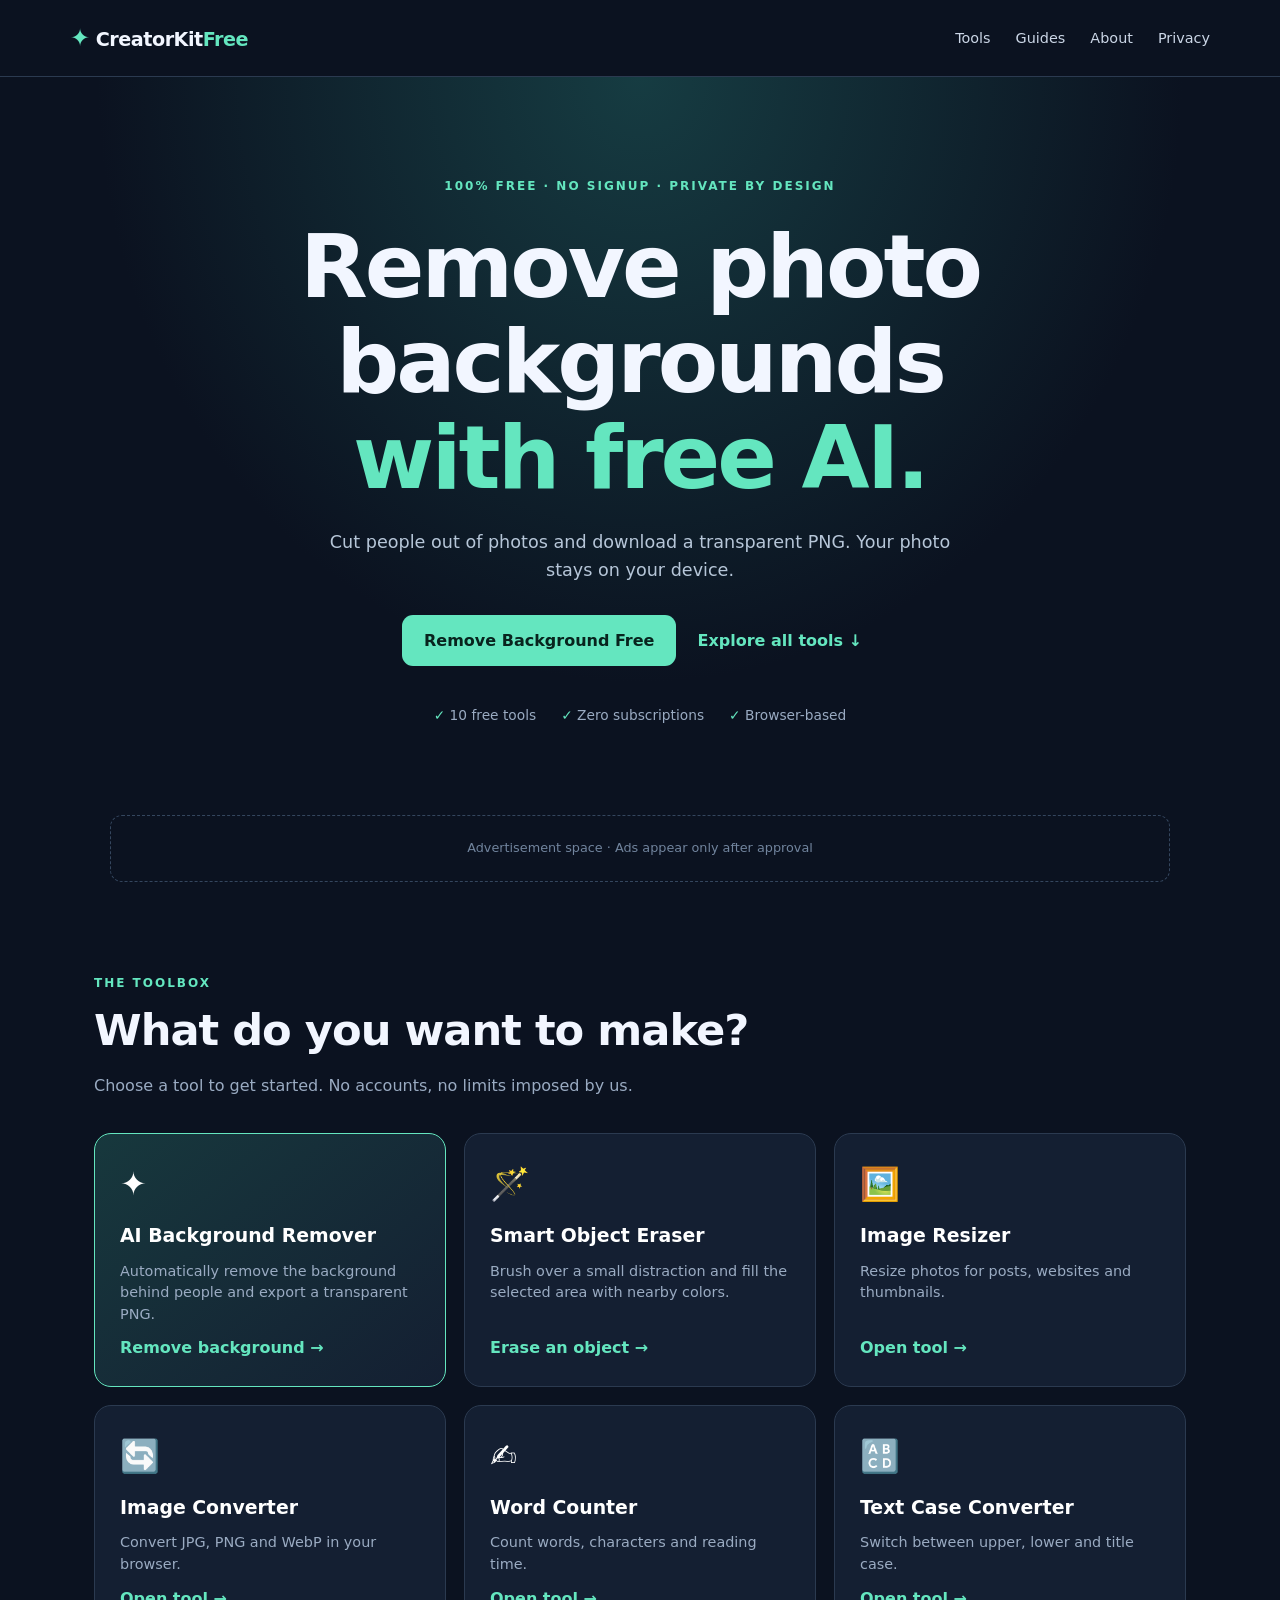
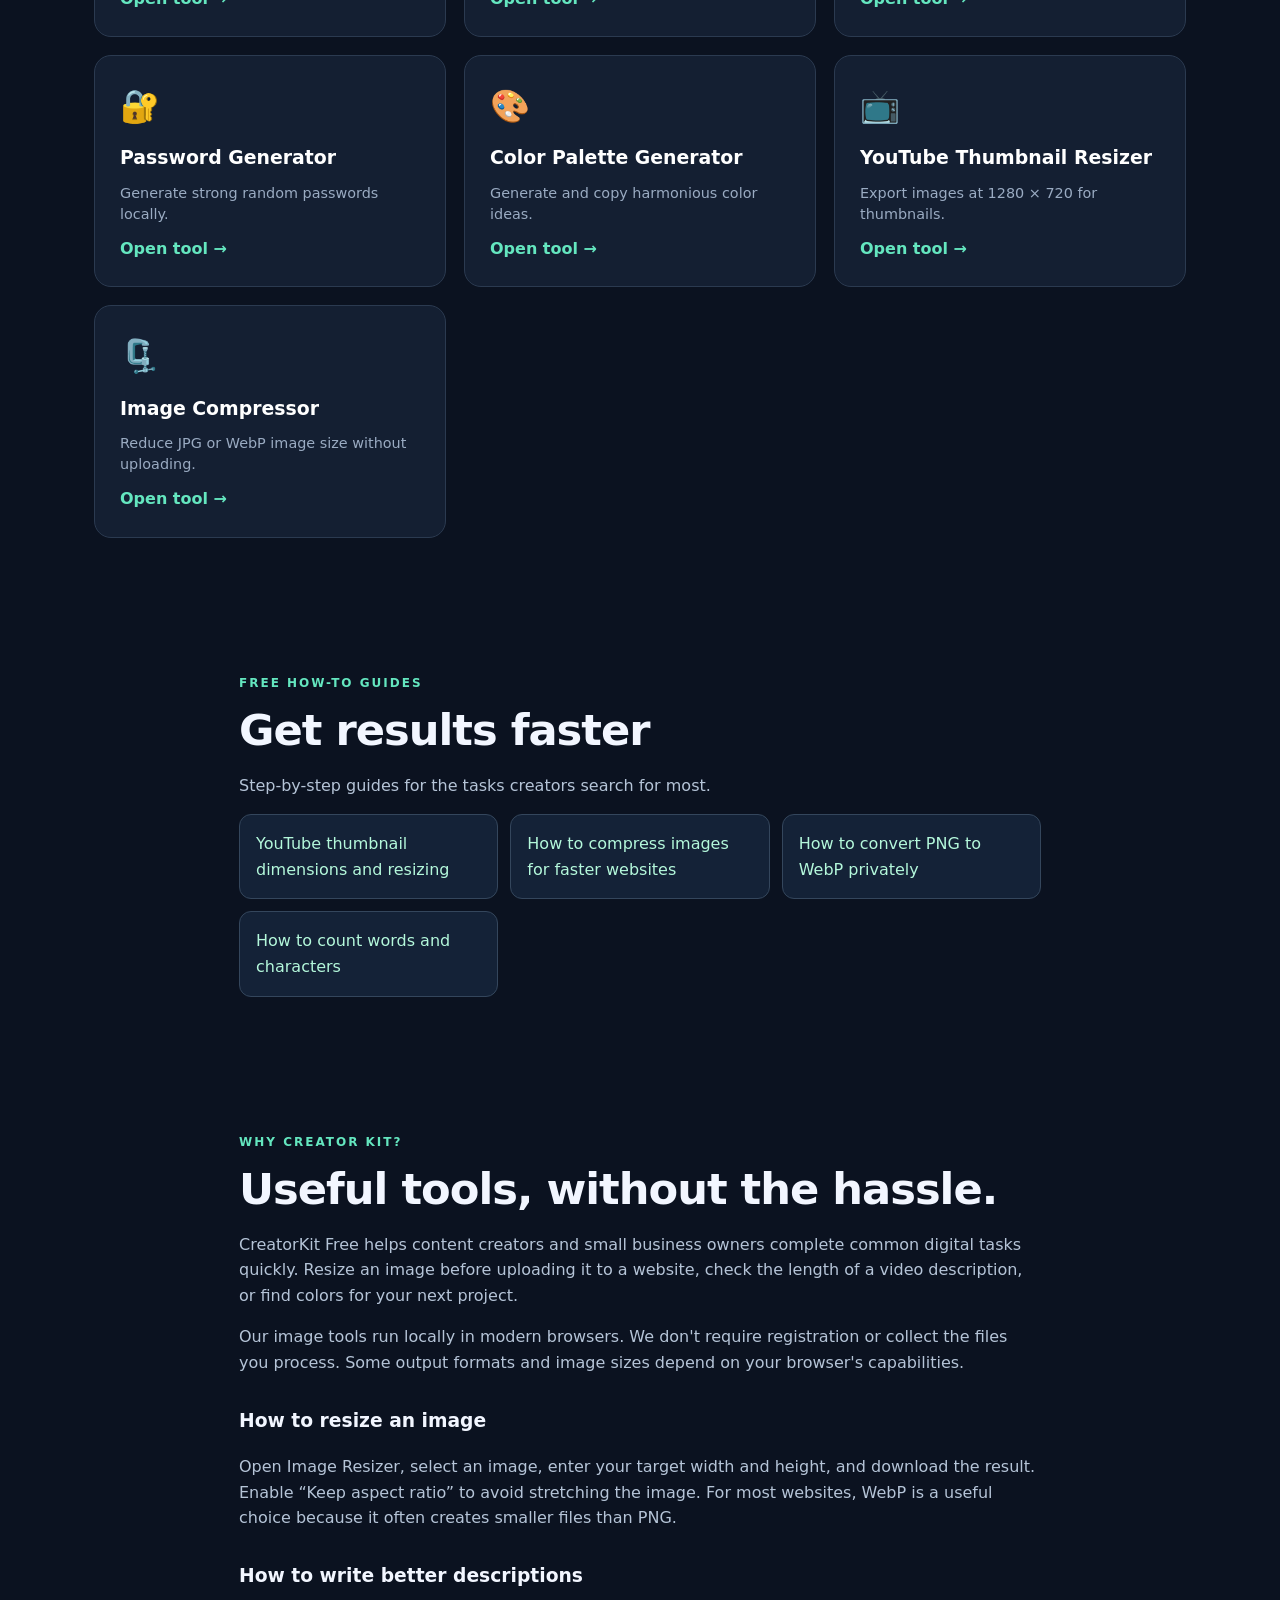
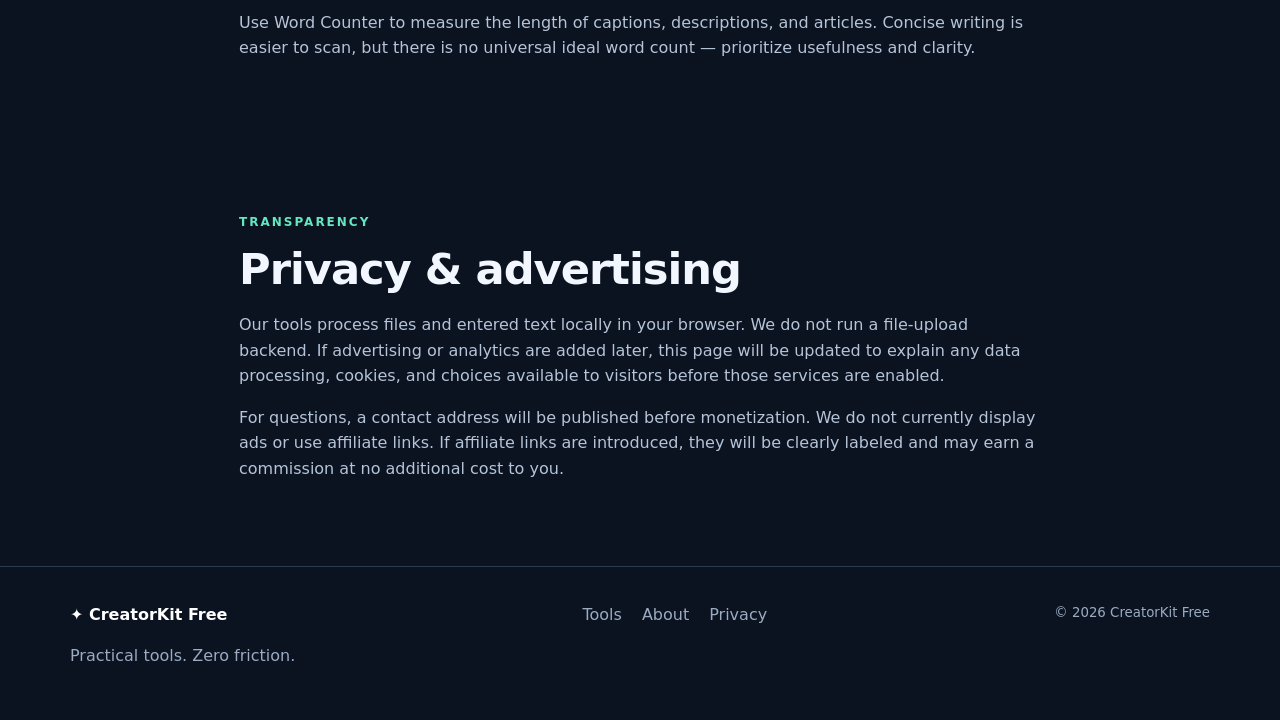
<file: index.html>
<!doctype html><html lang="en"><head><meta charset="utf-8"><meta name="viewport" content="width=device-width,initial-scale=1"><meta name="description" content="Free browser-based creator tools: resize and convert images, count words, generate QR codes, create passwords and more. No uploads or signup."><meta name="theme-color" content="#0b1220"><title>CreatorKit Free — Free Tools for Creators</title><link rel="stylesheet" href="styles.css?v=ai-tools"></head><body><header class="top"><a class="brand" href="#home"><span class="mark">✦</span> CreatorKit<span>Free</span></a><nav><a href="#tools">Tools</a><a href="#guides">Guides</a><a href="#about">About</a><a href="#privacy">Privacy</a></nav></header><main id="home"><section class="hero"><div class="eyebrow">100% FREE · NO SIGNUP · PRIVATE BY DESIGN</div><h1>Remove photo backgrounds<br><em>with free AI.</em></h1><p>Cut people out of photos and download a transparent PNG. Your photo stays on your device.</p><a class="primary" href="ai/background-remover.html">Remove Background Free</a>
<a class="hero-tools" href="#tools">Explore all tools ↓</a><div class="stats"><span>10 free tools</span><span>Zero subscriptions</span><span>Browser-based</span></div></section><div class="ad" aria-label="Advertising space">Advertisement space · Ads appear only after approval</div><section id="tools" class="section"><div class="eyebrow">THE TOOLBOX</div><h2>What do you want to make?</h2><p class="muted">Choose a tool to get started. No accounts, no limits imposed by us.</p><div class="cards">
<a class="tool-card featured-tool" href="ai/background-remover.html"><b class="emoji" aria-hidden="true">✦</b><strong>AI Background Remover</strong><small>Automatically remove the background behind people and export a transparent PNG.</small><span>Remove background →</span></a>
<a class="tool-card" href="ai/object-eraser.html"><b class="emoji" aria-hidden="true">🪄</b><strong>Smart Object Eraser</strong><small>Brush over a small distraction and fill the selected area with nearby colors.</small><span>Erase an object →</span></a>
<button class="tool-card" data-tool="resize"><b class="emoji">🖼️</b><strong>Image Resizer</strong><small>Resize photos for posts, websites and thumbnails.</small><span>Open tool →</span></button><button class="tool-card" data-tool="convert"><b class="emoji">🔄</b><strong>Image Converter</strong><small>Convert JPG, PNG and WebP in your browser.</small><span>Open tool →</span></button><button class="tool-card" data-tool="words"><b class="emoji">✍️</b><strong>Word Counter</strong><small>Count words, characters and reading time.</small><span>Open tool →</span></button><button class="tool-card" data-tool="case"><b class="emoji">🔠</b><strong>Text Case Converter</strong><small>Switch between upper, lower and title case.</small><span>Open tool →</span></button><button class="tool-card" data-tool="password"><b class="emoji">🔐</b><strong>Password Generator</strong><small>Generate strong random passwords locally.</small><span>Open tool →</span></button><button class="tool-card" data-tool="colors"><b class="emoji">🎨</b><strong>Color Palette Generator</strong><small>Generate and copy harmonious color ideas.</small><span>Open tool →</span></button><button class="tool-card" data-tool="thumbnail"><b class="emoji">📺</b><strong>YouTube Thumbnail Resizer</strong><small>Export images at 1280 × 720 for thumbnails.</small><span>Open tool →</span></button><button class="tool-card" data-tool="compress"><b class="emoji">🗜️</b><strong>Image Compressor</strong><small>Reduce JPG or WebP image size without uploading.</small><span>Open tool →</span></button></div></section><section class="workspace section" id="workspace" hidden><div class="work-head"><div><div class="eyebrow">YOUR WORKSPACE</div><h2 id="tool-title">Tool</h2></div><button class="secondary" id="close">✕ Close</button></div><div id="tool-body"></div><p class="note">Files and text are processed on your device. Nothing is uploaded to our servers.</p></section><section id="guides" class="section editorial"><div class="eyebrow">FREE HOW-TO GUIDES</div><h2>Get results faster</h2><p>Step-by-step guides for the tasks creators search for most.</p><div class="guide-links"><a href="guides/youtube-thumbnail-size.html">YouTube thumbnail dimensions and resizing</a><a href="guides/compress-images-for-web.html">How to compress images for faster websites</a><a href="guides/convert-png-to-webp.html">How to convert PNG to WebP privately</a><a href="guides/count-words-for-captions.html">How to count words and characters</a></div></section><section id="about" class="section editorial"><div class="eyebrow">WHY CREATOR KIT?</div><h2>Useful tools, without the hassle.</h2><p>CreatorKit Free helps content creators and small business owners complete common digital tasks quickly. Resize an image before uploading it to a website, check the length of a video description, or find colors for your next project.</p><p>Our image tools run locally in modern browsers. We don't require registration or collect the files you process. Some output formats and image sizes depend on your browser's capabilities.</p><h3>How to resize an image</h3><p>Open Image Resizer, select an image, enter your target width and height, and download the result. Enable “Keep aspect ratio” to avoid stretching the image. For most websites, WebP is a useful choice because it often creates smaller files than PNG.</p><h3>How to write better descriptions</h3><p>Use Word Counter to measure the length of captions, descriptions, and articles. Concise writing is easier to scan, but there is no universal ideal word count — prioritize usefulness and clarity.</p></section><section id="privacy" class="section editorial"><div class="eyebrow">TRANSPARENCY</div><h2>Privacy & advertising</h2><p>Our tools process files and entered text locally in your browser. We do not run a file-upload backend. If advertising or analytics are added later, this page will be updated to explain any data processing, cookies, and choices available to visitors before those services are enabled.</p><p>For questions, a contact address will be published before monetization. We do not currently display ads or use affiliate links. If affiliate links are introduced, they will be clearly labeled and may earn a commission at no additional cost to you.</p></section></main><footer><div><b>✦ CreatorKit Free</b><p>Practical tools. Zero friction.</p></div><div><a href="#tools">Tools</a><a href="#about">About</a><a href="#privacy">Privacy</a></div><small>© <span id="year"></span> CreatorKit Free</small></footer><script src="app.js"></script></body></html>
</file>
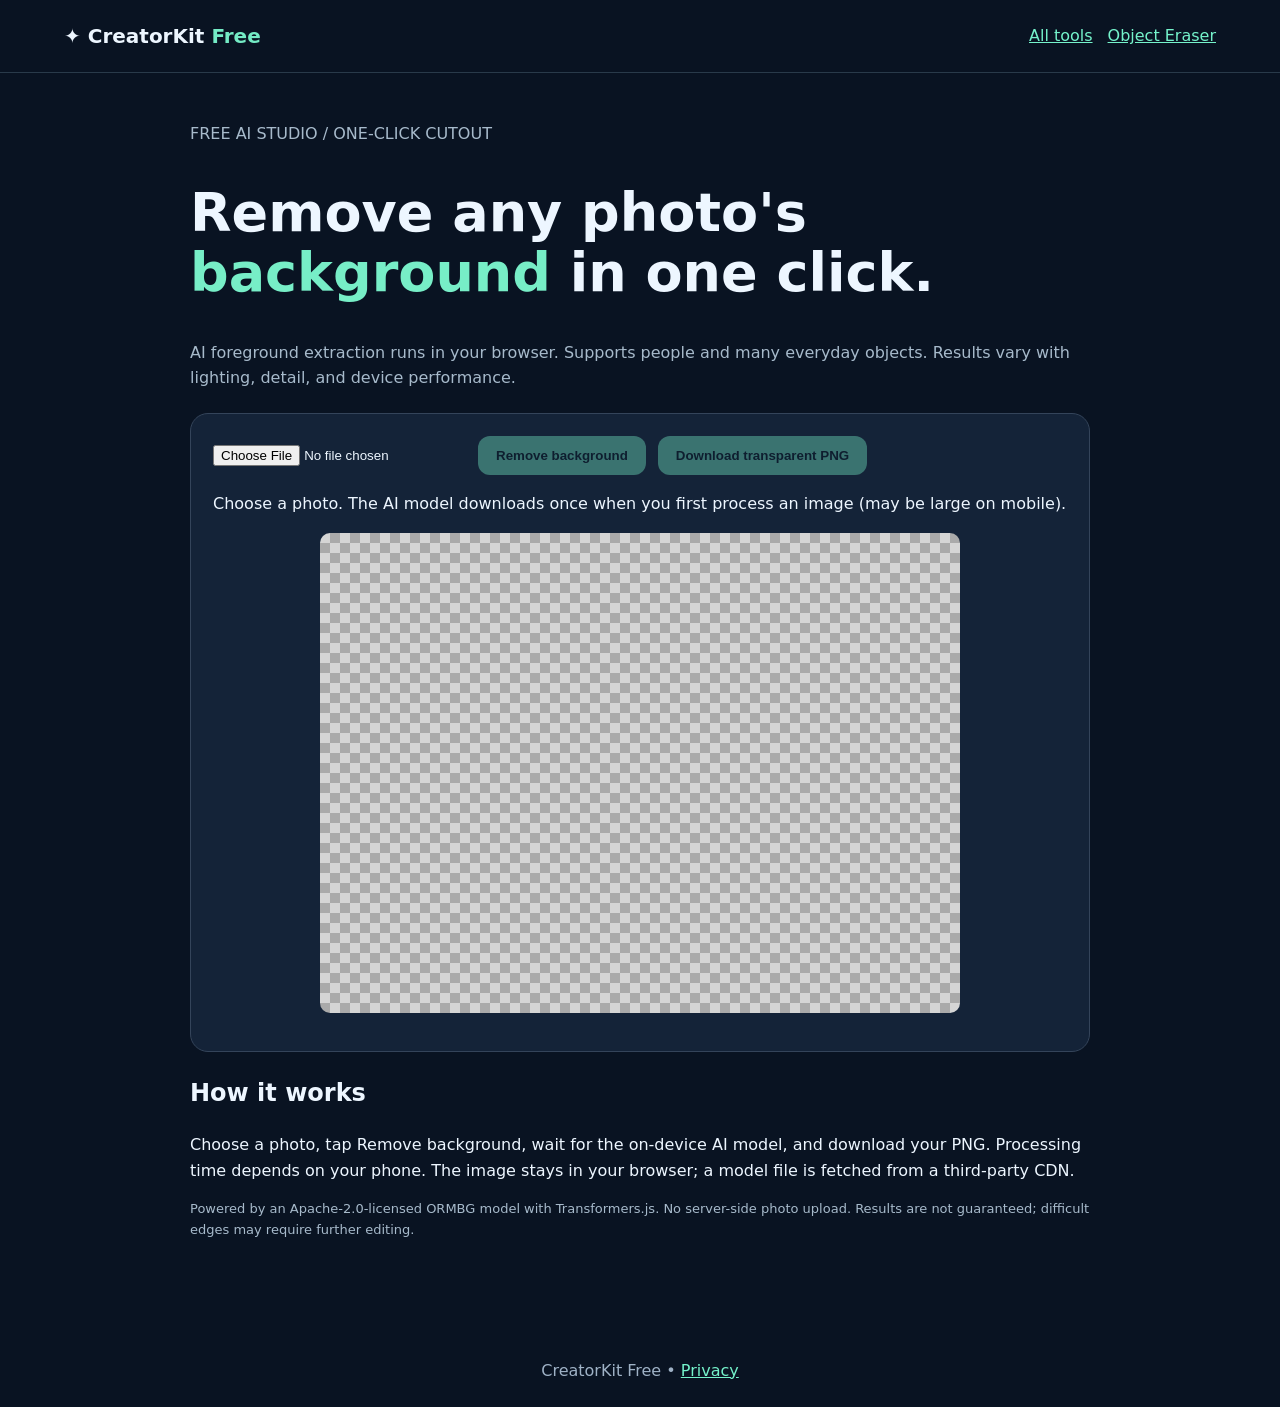
<file: ai/background-remover.html>
<!doctype html><html lang="en"><head><meta charset="utf-8"><meta name="viewport" content="width=device-width,initial-scale=1"><title>Free AI Background Remover | CreatorKit Free</title><meta name="description" content="Remove image backgrounds in your browser using AI. Export a transparent PNG without uploading your photo to our servers."><link rel="stylesheet" href="ai.css"></head><body><header><strong>✦ CreatorKit <span style="color:#74ebc5">Free</span></strong><nav><a href="../">All tools</a><a href="object-eraser.html">Object Eraser</a></nav></header><main><p class="muted">FREE AI STUDIO / ONE-CLICK CUTOUT</p><h1>Remove any photo's <span>background</span> in one click.</h1><p class="muted">AI foreground extraction runs in your browser. Supports people and many everyday objects. Results vary with lighting, detail, and device performance.</p><section class="panel"><div class="controls"><input id="file" type="file" accept="image/*"><button id="run" disabled>Remove background</button><button id="save" disabled>Download transparent PNG</button></div><p id="status" role="status">Choose a photo. The AI model downloads once when you first process an image (may be large on mobile).</p><canvas id="preview" width="640" height="480" aria-label="Image preview"></canvas></section><h2>How it works</h2><p>Choose a photo, tap Remove background, wait for the on-device AI model, and download your PNG. Processing time depends on your phone. The image stays in your browser; a model file is fetched from a third-party CDN.</p><p class="small muted">Powered by an Apache-2.0-licensed ORMBG model with Transformers.js. No server-side photo upload. Results are not guaranteed; difficult edges may require further editing.</p></main><footer>CreatorKit Free • <a href="../#privacy">Privacy</a></footer><script type="module">
const file=document.getElementById('file'),run=document.getElementById('run'),save=document.getElementById('save'),status=document.getElementById('status'),canvas=document.getElementById('preview'),ctx=canvas.getContext('2d',{willReadFrequently:true});
let original=null,remover=null,objectURL=null;
file.onchange=async()=>{const f=file.files[0];if(!f)return;try{if(objectURL)URL.revokeObjectURL(objectURL);objectURL=URL.createObjectURL(f);const img=await createImageBitmap(f);const scale=Math.min(1,1600/img.width,1600/img.height);canvas.width=Math.max(1,Math.round(img.width*scale));canvas.height=Math.max(1,Math.round(img.height*scale));ctx.clearRect(0,0,canvas.width,canvas.height);ctx.drawImage(img,0,0,canvas.width,canvas.height);original=ctx.getImageData(0,0,canvas.width,canvas.height);run.disabled=false;save.disabled=true;status.textContent='Ready. Tap Remove background.';img.close();}catch(e){status.textContent='Cannot read photo: '+e.message}};
run.onclick=async()=>{if(!original||!objectURL)return;run.disabled=true;save.disabled=true;status.textContent='Loading precision AI model. First use may download a large file, especially on Android…';try{
 if(!remover){const {pipeline}=await import('https://cdn.jsdelivr.net/npm/@huggingface/transformers@3.8.1');remover=await pipeline('background-removal','Orangebot/ormbg-ONNX',{device:'wasm',dtype:'uint8'});}
 status.textContent='Removing background… please keep this tab open.';
 const results=await remover(objectURL);const result=Array.isArray(results)?results[0]:results;
 if(!result||!result.data||!result.width||!result.height)throw new Error('AI did not return a usable image');
 const tmp=document.createElement('canvas');tmp.width=result.width;tmp.height=result.height;
 const tmpCtx=tmp.getContext('2d');const raw=result.data;
 if(raw.length!==result.width*result.height*4)throw new Error('Unexpected AI image format');
 tmpCtx.putImageData(new ImageData(new Uint8ClampedArray(raw),result.width,result.height),0,0);
 canvas.width=original.width;canvas.height=original.height;ctx.clearRect(0,0,canvas.width,canvas.height);ctx.drawImage(tmp,0,0,canvas.width,canvas.height);
 save.disabled=false;status.textContent='Done! Check helmet, hair, shoes, and edges before downloading.';
 }catch(e){console.error(e);status.textContent='Could not process this photo: '+e.message;ctx.putImageData(original,0,0);}finally{run.disabled=false;}
};
save.onclick=()=>canvas.toBlob(b=>{if(!b)return;const url=URL.createObjectURL(b),a=document.createElement('a');a.href=url;a.download='creatorkit-background-removed.png';a.click();setTimeout(()=>URL.revokeObjectURL(url),3000)},'image/png');
</script></body></html>
</file>
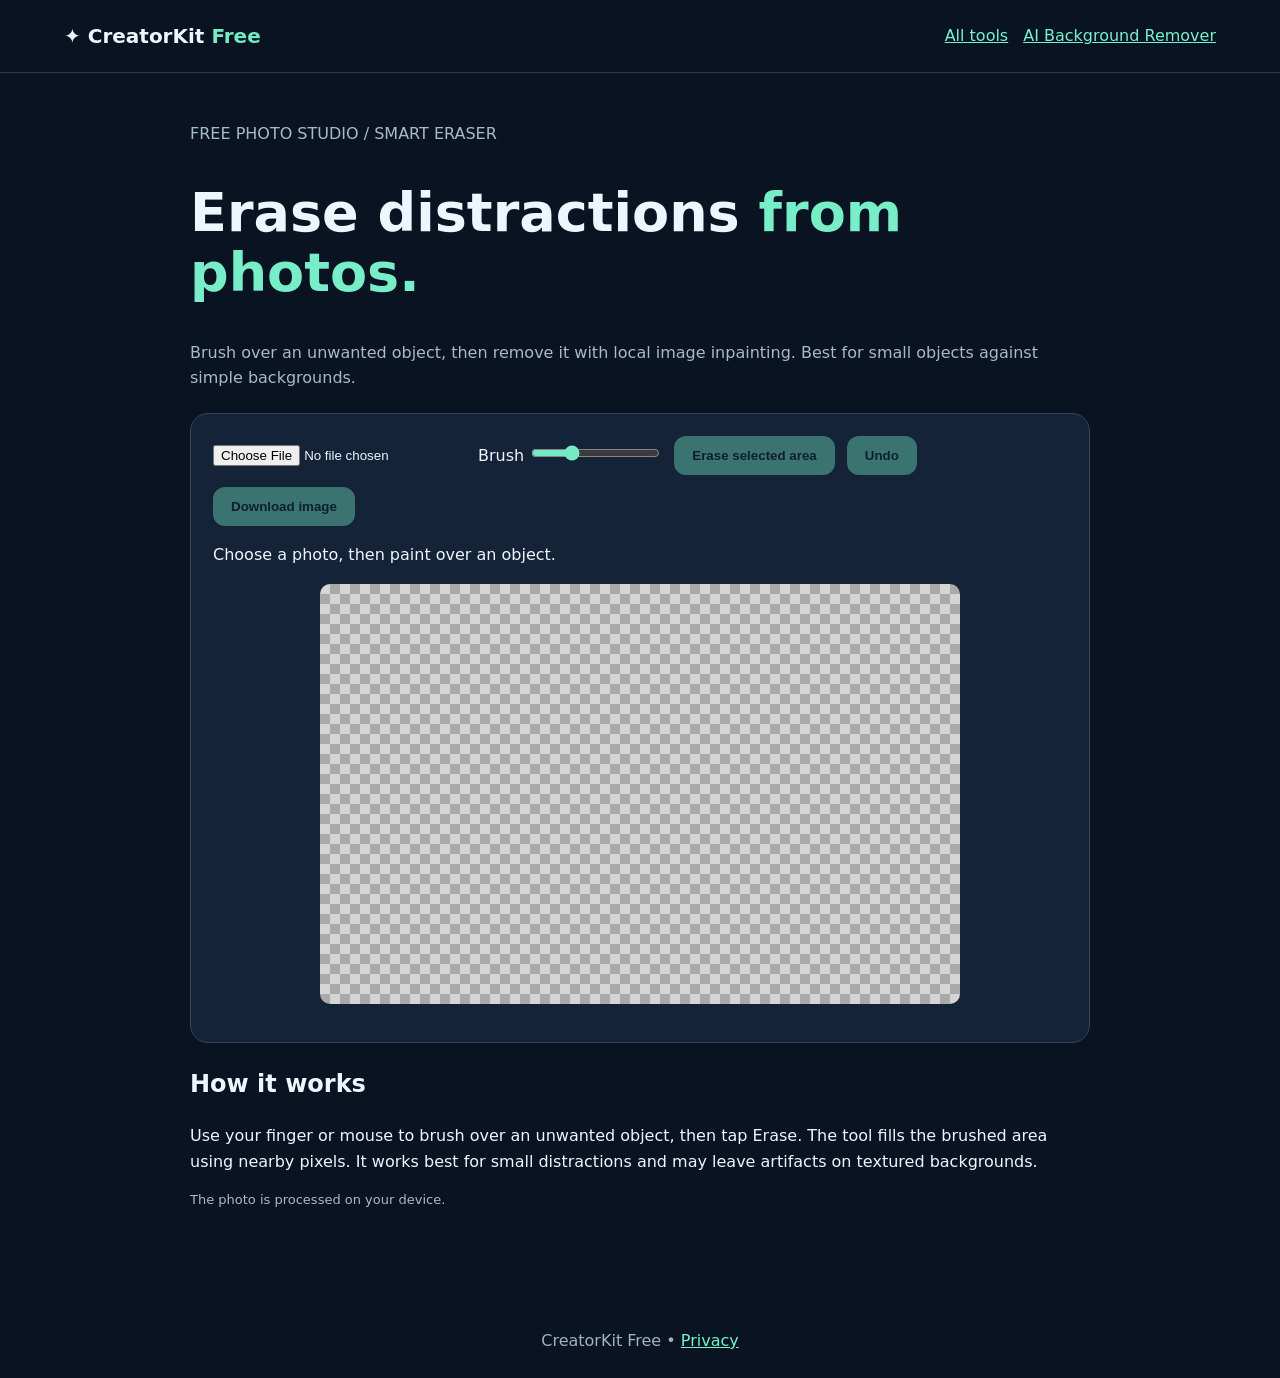
<file: ai/object-eraser.html>
<!doctype html><html lang="en"><head><meta charset="utf-8"><meta name="viewport" content="width=device-width,initial-scale=1"><title>Free Object Eraser for Photos | CreatorKit Free</title><meta name="description" content="Brush over an unwanted object and remove it from a photo with smart inpainting. Free browser-based image editing."><link rel="stylesheet" href="ai.css"></head><body><header><strong>✦ CreatorKit <span style="color:#74ebc5">Free</span></strong><nav><a href="../">All tools</a><a href="background-remover.html">AI Background Remover</a></nav></header><main><p class="muted">FREE PHOTO STUDIO / SMART ERASER</p><h1>Erase distractions <span>from photos.</span></h1><p class="muted">Brush over an unwanted object, then remove it with local image inpainting. Best for small objects against simple backgrounds.</p><section class="panel"><div class="controls"><input id="file" type="file" accept="image/*"><label>Brush <input id="brush" type="range" min="8" max="90" value="32"></label><button id="erase" disabled>Erase selected area</button><button id="undo" disabled>Undo</button><button id="save" disabled>Download image</button></div><p id="status" role="status">Choose a photo, then paint over an object.</p><canvas id="preview" width="640" height="420" aria-label="Photo editing canvas"></canvas></section><h2>How it works</h2><p>Use your finger or mouse to brush over an unwanted object, then tap Erase. The tool fills the brushed area using nearby pixels. It works best for small distractions and may leave artifacts on textured backgrounds.</p><p class="small muted">The photo is processed on your device.</p></main><footer>CreatorKit Free • <a href="../#privacy">Privacy</a></footer><script>
const file=document.getElementById('file'),canvas=document.getElementById('preview'),ctx=canvas.getContext('2d',{willReadFrequently:true}),erase=document.getElementById('erase'),undo=document.getElementById('undo'),save=document.getElementById('save'),status=document.getElementById('status'),brush=document.getElementById('brush');let base=null,mask=null,history=[],drawing=false;
function paint(){if(!base)return;ctx.putImageData(base,0,0);const overlay=document.createElement('canvas');overlay.width=canvas.width;overlay.height=canvas.height;const oc=overlay.getContext('2d');oc.putImageData(mask,0,0);ctx.save();ctx.globalAlpha=.55;ctx.drawImage(overlay,0,0);ctx.restore()}
file.onchange=async()=>{const f=file.files[0];if(!f)return;try{const img=await createImageBitmap(f);const scale=Math.min(1,1000/img.width,1000/img.height);canvas.width=Math.max(1,Math.round(img.width*scale));canvas.height=Math.max(1,Math.round(img.height*scale));ctx.drawImage(img,0,0,canvas.width,canvas.height);base=ctx.getImageData(0,0,canvas.width,canvas.height);mask=ctx.createImageData(canvas.width,canvas.height);history=[];erase.disabled=false;save.disabled=false;undo.disabled=true;status.textContent='Brush over the unwanted object in red.';img.close();}catch(e){status.textContent=e.message}};
function point(e){const r=canvas.getBoundingClientRect();return {x:(e.clientX-r.left)*canvas.width/r.width,y:(e.clientY-r.top)*canvas.height/r.height}}
let prev;
function stroke(e){if(!drawing||!mask)return;const p=point(e),rad=+brush.value/2,dx=p.x-prev.x,dy=p.y-prev.y,steps=Math.max(1,Math.ceil(Math.hypot(dx,dy)/Math.max(1,rad/2)));for(let s=0;s<=steps;s++){const cx=prev.x+dx*s/steps,cy=prev.y+dy*s/steps;for(let y=Math.max(0,Math.floor(cy-rad));y<Math.min(canvas.height,Math.ceil(cy+rad));y++)for(let x=Math.max(0,Math.floor(cx-rad));x<Math.min(canvas.width,Math.ceil(cx+rad));x++){if((x-cx)**2+(y-cy)**2<=rad*rad){const k=(y*canvas.width+x)*4;mask.data[k]=255;mask.data[k+1]=65;mask.data[k+2]=80;mask.data[k+3]=255}}}prev=p;paint()}
canvas.onpointerdown=e=>{if(!base||file.disabled)return;drawing=true;prev=point(e);canvas.setPointerCapture(e.pointerId);stroke(e)};canvas.onpointermove=stroke;canvas.onpointerup=()=>drawing=false;canvas.onpointercancel=()=>drawing=false;
function inpaint(image, selection) {
  const {width, height, data} = image;
  const total = width * height;
  const pixels = new Uint8ClampedArray(data);
  const pending = new Uint8Array(total);
  const queue = new Int32Array(total);
  let head = 0;
  let tail = 0;
  for (let i = 0; i < total; i++) pending[i] = selection.data[i * 4 + 3] ? 1 : 0;

  function enqueue(i) {
    pending[i] = 2;
    queue[tail++] = i;
  }

  for (let i = 0; i < total; i++) {
    if (!pending[i]) continue;
    const x = i % width;
    if ((x > 0 && !pending[i - 1]) || (x < width - 1 && !pending[i + 1]) ||
        (i >= width && !pending[i - width]) || (i + width < total && !pending[i + width])) enqueue(i);
  }
  if (!tail) throw new Error('Leave some of the surrounding photo unselected.');

  while (head < tail) {
    const i = queue[head++];
    const x = i % width;
    const y = Math.floor(i / width);
    const channels = [0, 0, 0, 0];
    let totalWeight = 0;
    for (let dy = -2; dy <= 2; dy++) {
      for (let dx = -2; dx <= 2; dx++) {
        if ((!dx && !dy) || x + dx < 0 || x + dx >= width || y + dy < 0 || y + dy >= height) continue;
        const neighbor = i + dy * width + dx;
        if (pending[neighbor]) {
          if (pending[neighbor] === 1 && Math.abs(dx) + Math.abs(dy) === 1) enqueue(neighbor);
          continue;
        }
        const weight = 1 / (dx * dx + dy * dy);
        for (let channel = 0; channel < 4; channel++) channels[channel] += pixels[neighbor * 4 + channel] * weight;
        totalWeight += weight;
      }
    }
    for (let channel = 0; channel < 4; channel++) pixels[i * 4 + channel] = channels[channel] / totalWeight;
    pending[i] = 0;
  }
  return new ImageData(pixels, width, height);
}

erase.onclick = () => {
  if (!base) return;
  if (!mask.data.some((value, index) => index % 4 === 3 && value)) {
    status.textContent = 'Brush over the unwanted object first.';
    return;
  }
  try {
    const output = inpaint(base, mask);
    history.push(base);
    if (history.length > 5) history.shift();
    base = output;
    mask = ctx.createImageData(canvas.width, canvas.height);
    paint();
    undo.disabled = false;
    status.textContent = 'Done. Review the result and download, or undo and try a smaller brush.';
  } catch (error) {
    status.textContent = error.message;
  }
};
undo.onclick=()=>{if(!history.length)return;base=history.pop();mask=ctx.createImageData(canvas.width,canvas.height);paint();undo.disabled=!history.length;status.textContent='Previous image restored.'};
save.onclick=()=>{if(!base)return;const c=document.createElement('canvas');c.width=canvas.width;c.height=canvas.height;c.getContext('2d').putImageData(base,0,0);c.toBlob(b=>{if(!b)return;const url=URL.createObjectURL(b),a=document.createElement('a');a.href=url;a.download='creatorkit-object-erased.png';a.click();setTimeout(()=>URL.revokeObjectURL(url),3000)},'image/png')};
</script></body></html>
</file>
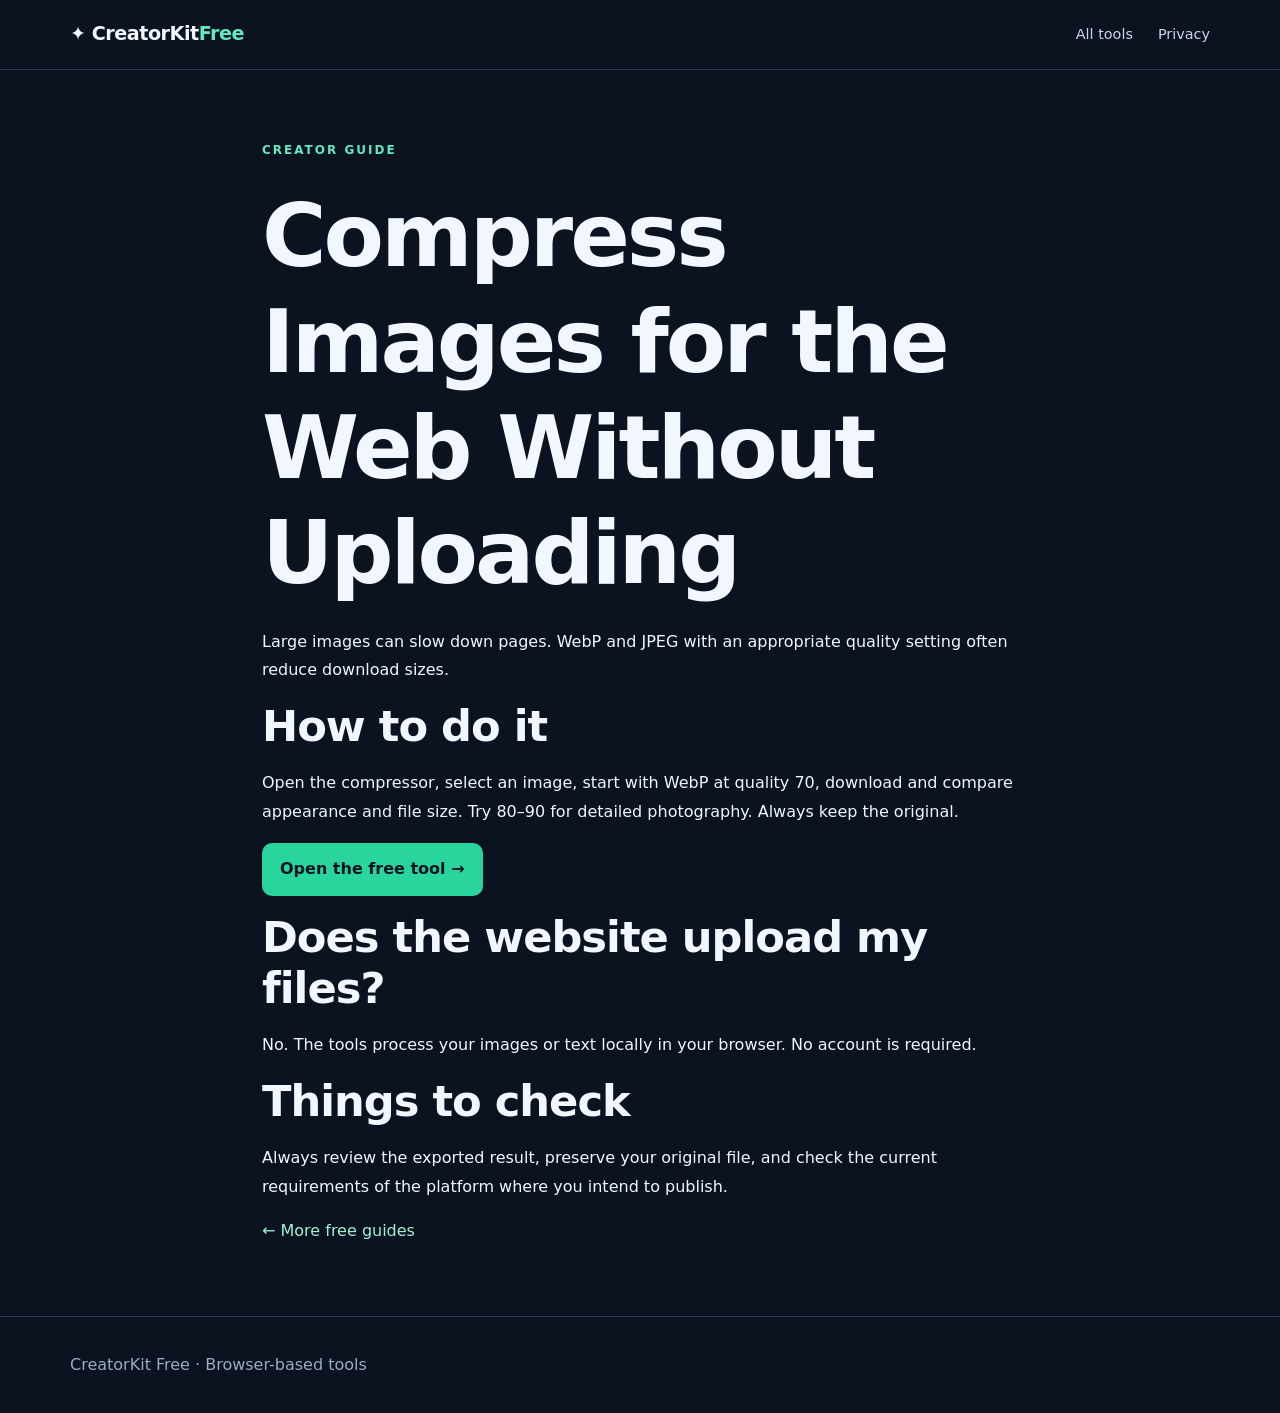
<file: guides/compress-images-for-web.html>
<!doctype html><html lang="en"><head><meta charset="utf-8"><meta name="viewport" content="width=device-width,initial-scale=1"><meta name="description" content="Large images can slow down pages. WebP and JPEG with an appropriate quality setting often reduce download sizes."><title>Compress Images for the Web Without Uploading | CreatorKit Free</title><link rel="stylesheet" href="../styles.css"></head><body><header class="top"><a class="brand" href="../index.html">✦ CreatorKit<span>Free</span></a><nav><a href="../index.html#tools">All tools</a><a href="../index.html#privacy">Privacy</a></nav></header><main class="guide-article"><p class="eyebrow">CREATOR GUIDE</p><h1>Compress Images for the Web Without Uploading</h1><p>Large images can slow down pages. WebP and JPEG with an appropriate quality setting often reduce download sizes.</p><h2>How to do it</h2><p>Open the compressor, select an image, start with WebP at quality 70, download and compare appearance and file size. Try 80–90 for detailed photography. Always keep the original.</p><p><a class="cta" href="../index.html?tool=compress#workspace">Open the free tool →</a></p><h2>Does the website upload my files?</h2><p>No. The tools process your images or text locally in your browser. No account is required.</p><h2>Things to check</h2><p>Always review the exported result, preserve your original file, and check the current requirements of the platform where you intend to publish.</p><p><a href="../index.html#guides">← More free guides</a></p></main><footer>CreatorKit Free · Browser-based tools</footer></body></html>
</file>
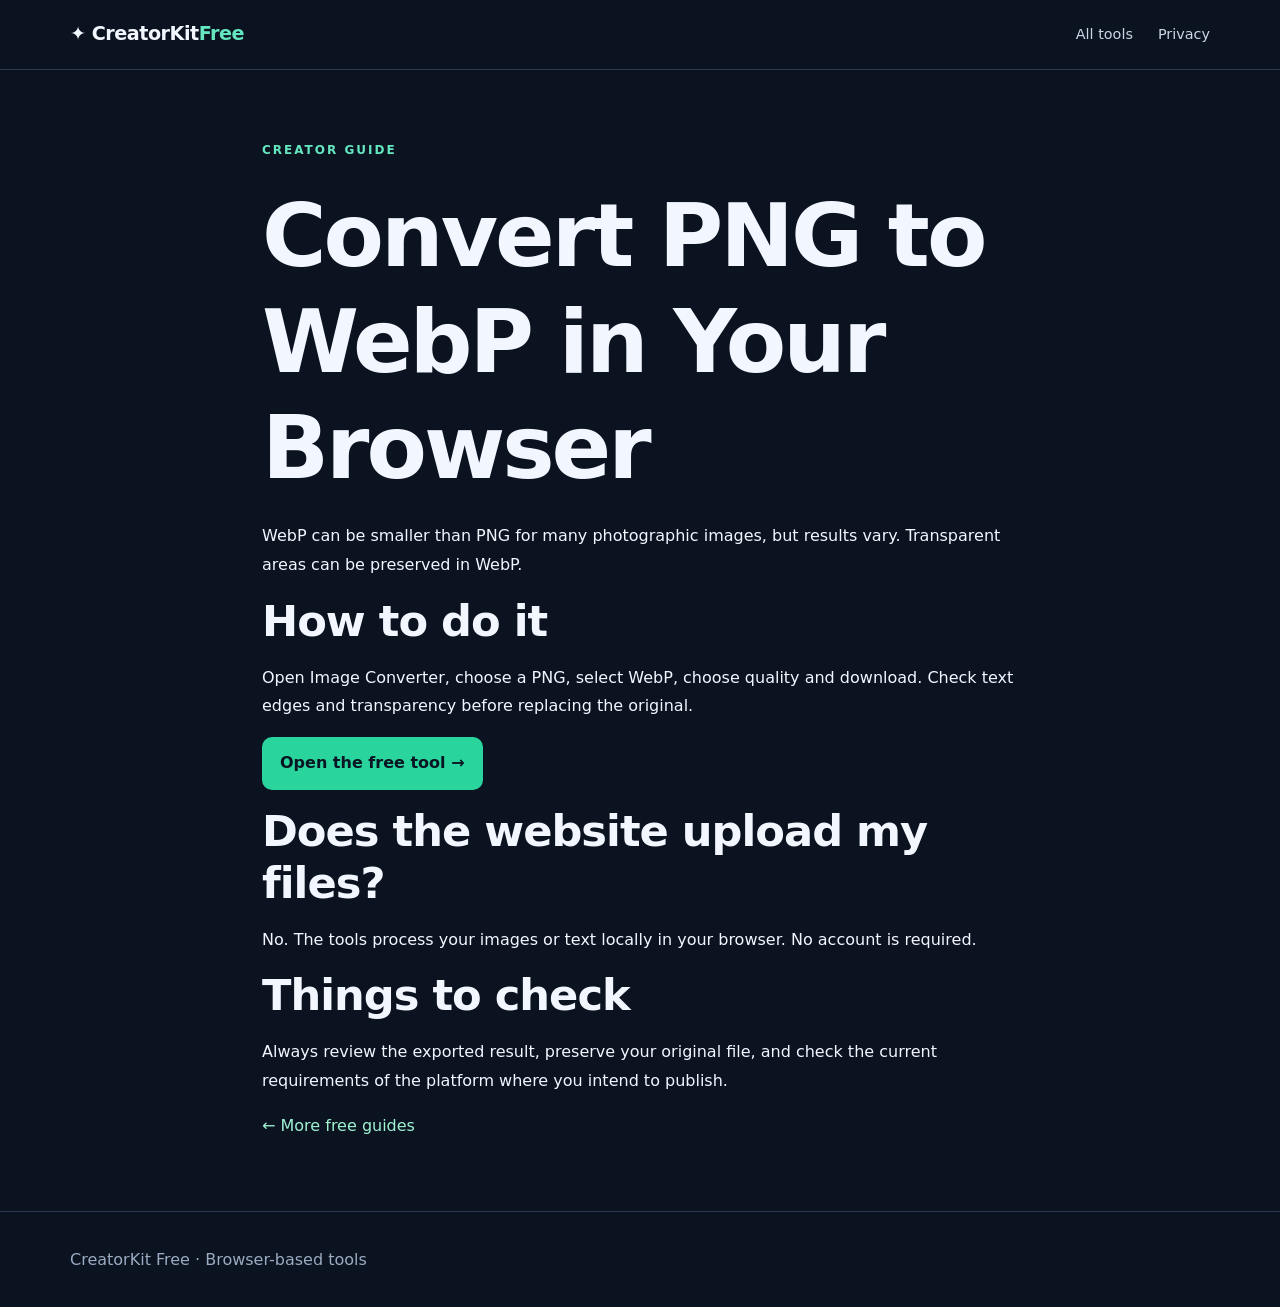
<file: guides/convert-png-to-webp.html>
<!doctype html><html lang="en"><head><meta charset="utf-8"><meta name="viewport" content="width=device-width,initial-scale=1"><meta name="description" content="WebP can be smaller than PNG for many photographic images, but results vary. Transparent areas can be preserved in WebP."><title>Convert PNG to WebP in Your Browser | CreatorKit Free</title><link rel="stylesheet" href="../styles.css"></head><body><header class="top"><a class="brand" href="../index.html">✦ CreatorKit<span>Free</span></a><nav><a href="../index.html#tools">All tools</a><a href="../index.html#privacy">Privacy</a></nav></header><main class="guide-article"><p class="eyebrow">CREATOR GUIDE</p><h1>Convert PNG to WebP in Your Browser</h1><p>WebP can be smaller than PNG for many photographic images, but results vary. Transparent areas can be preserved in WebP.</p><h2>How to do it</h2><p>Open Image Converter, choose a PNG, select WebP, choose quality and download. Check text edges and transparency before replacing the original.</p><p><a class="cta" href="../index.html?tool=convert#workspace">Open the free tool →</a></p><h2>Does the website upload my files?</h2><p>No. The tools process your images or text locally in your browser. No account is required.</p><h2>Things to check</h2><p>Always review the exported result, preserve your original file, and check the current requirements of the platform where you intend to publish.</p><p><a href="../index.html#guides">← More free guides</a></p></main><footer>CreatorKit Free · Browser-based tools</footer></body></html>
</file>
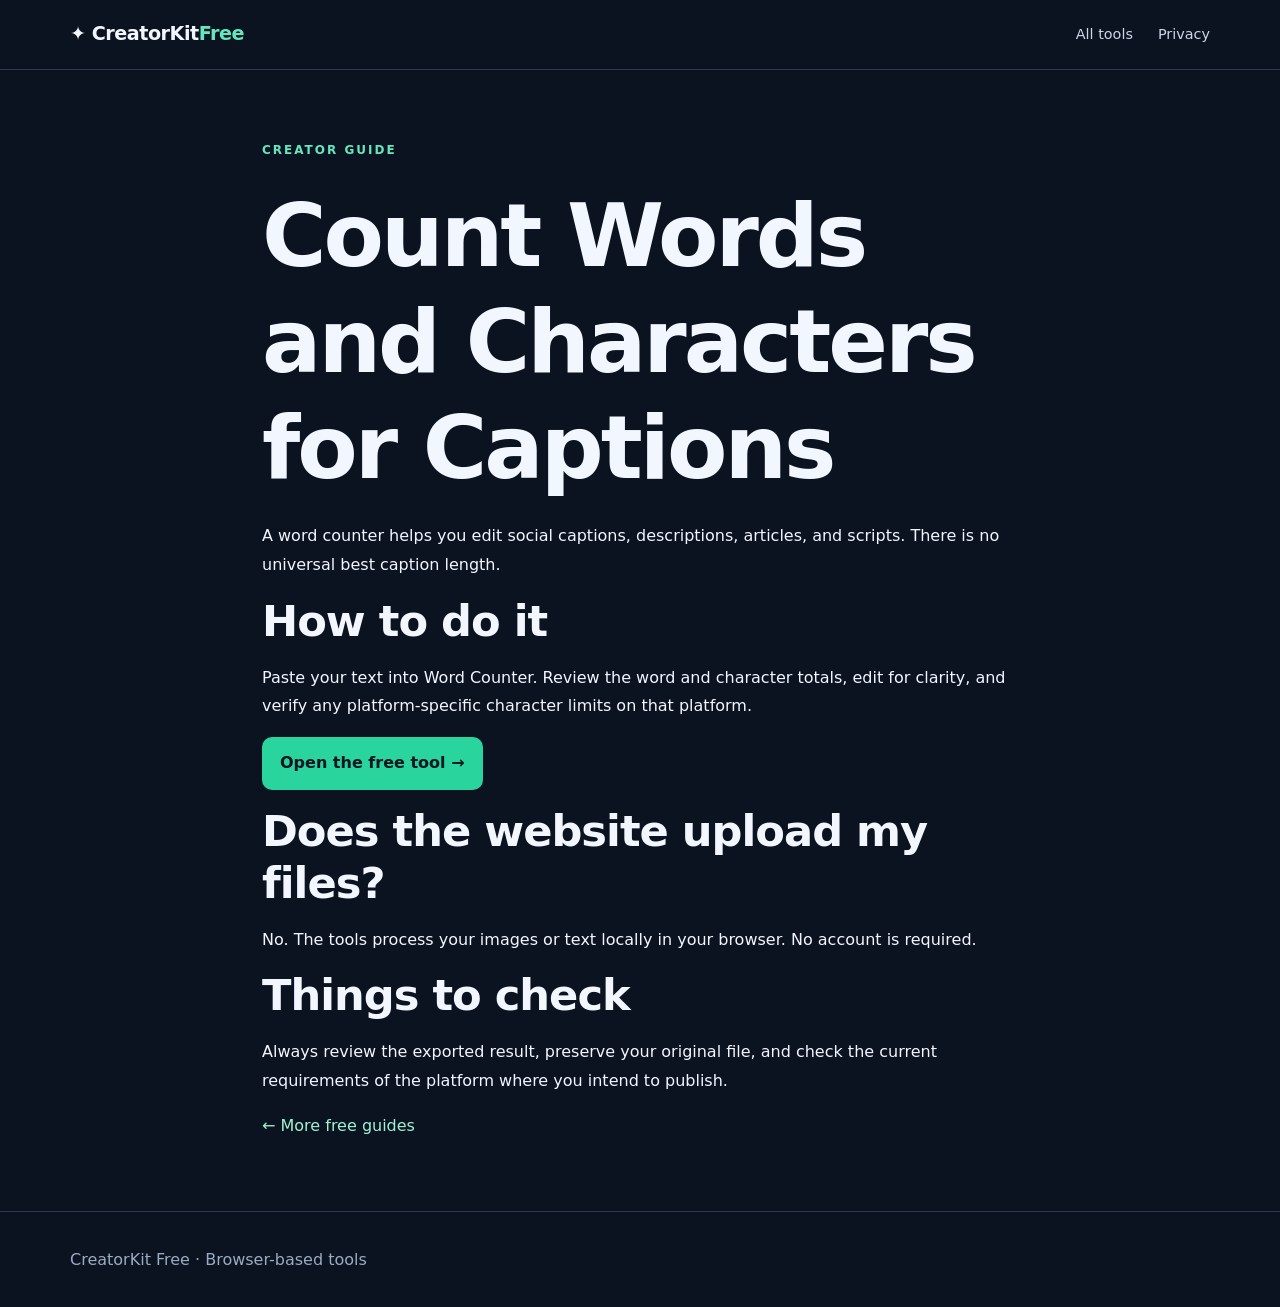
<file: guides/count-words-for-captions.html>
<!doctype html><html lang="en"><head><meta charset="utf-8"><meta name="viewport" content="width=device-width,initial-scale=1"><meta name="description" content="A word counter helps you edit social captions, descriptions, articles, and scripts. There is no universal best caption length."><title>Count Words and Characters for Captions | CreatorKit Free</title><link rel="stylesheet" href="../styles.css"></head><body><header class="top"><a class="brand" href="../index.html">✦ CreatorKit<span>Free</span></a><nav><a href="../index.html#tools">All tools</a><a href="../index.html#privacy">Privacy</a></nav></header><main class="guide-article"><p class="eyebrow">CREATOR GUIDE</p><h1>Count Words and Characters for Captions</h1><p>A word counter helps you edit social captions, descriptions, articles, and scripts. There is no universal best caption length.</p><h2>How to do it</h2><p>Paste your text into Word Counter. Review the word and character totals, edit for clarity, and verify any platform-specific character limits on that platform.</p><p><a class="cta" href="../index.html?tool=words#workspace">Open the free tool →</a></p><h2>Does the website upload my files?</h2><p>No. The tools process your images or text locally in your browser. No account is required.</p><h2>Things to check</h2><p>Always review the exported result, preserve your original file, and check the current requirements of the platform where you intend to publish.</p><p><a href="../index.html#guides">← More free guides</a></p></main><footer>CreatorKit Free · Browser-based tools</footer></body></html>
</file>
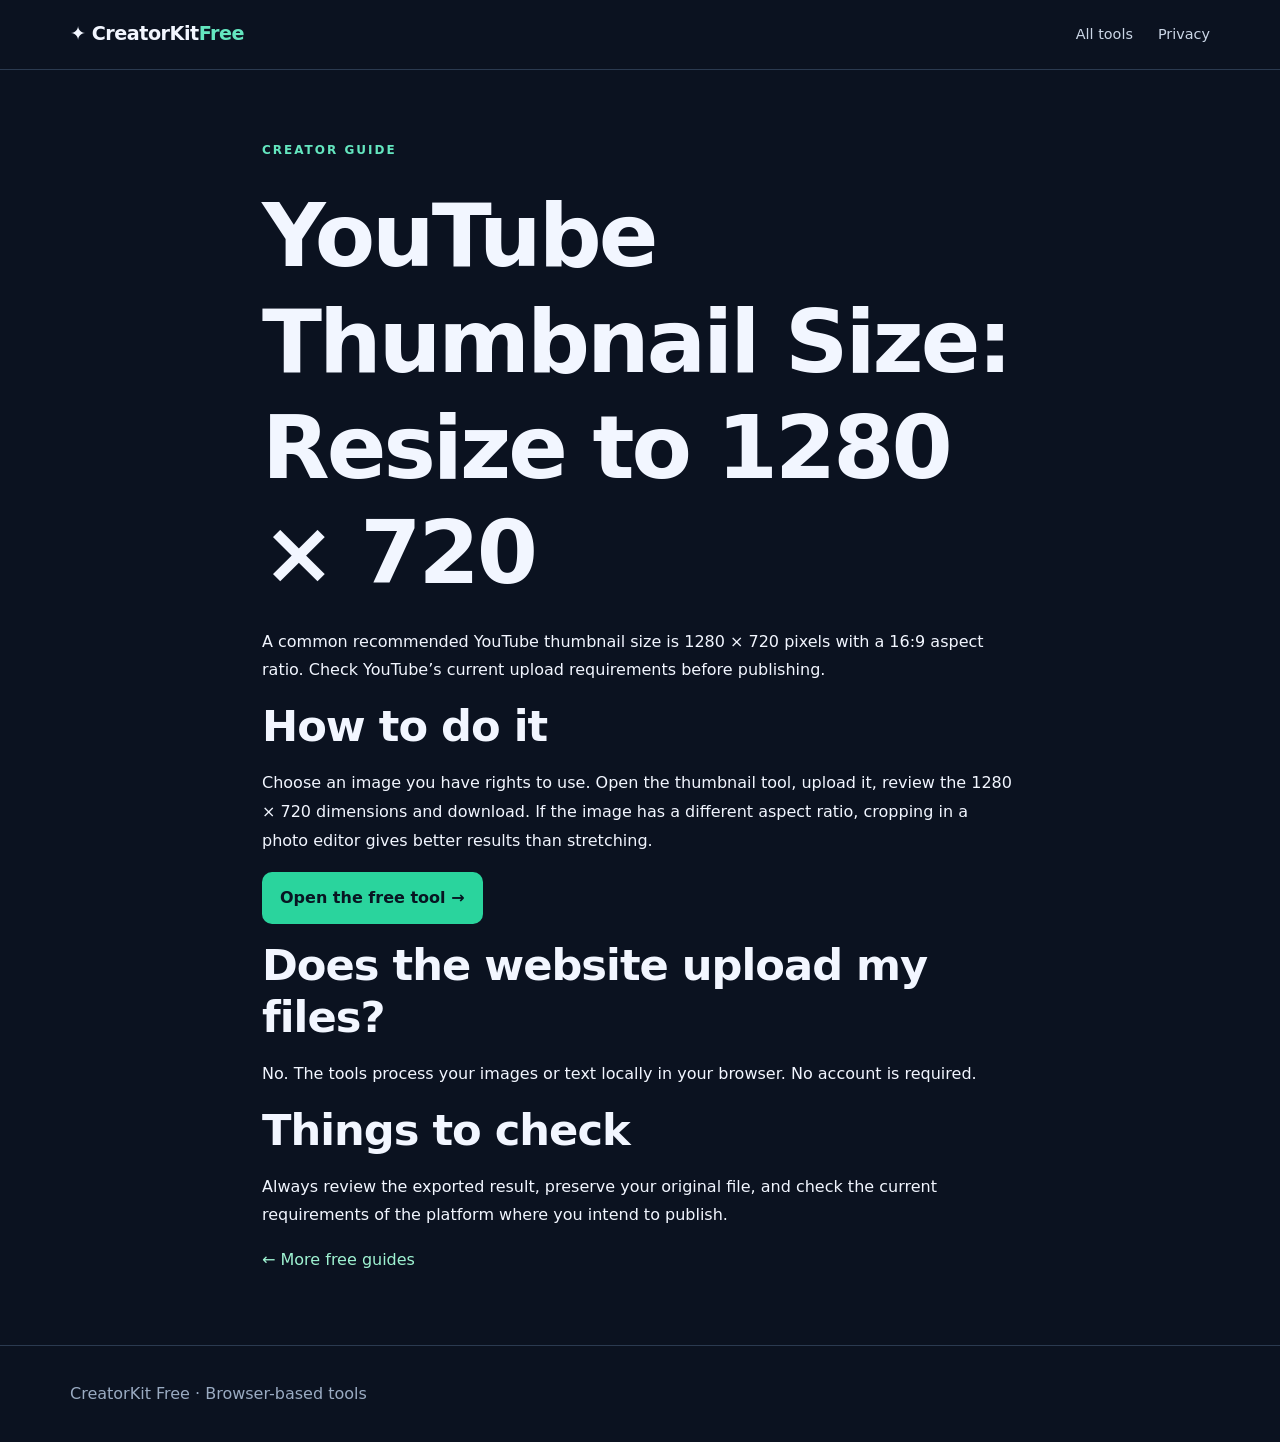
<file: guides/youtube-thumbnail-size.html>
<!doctype html><html lang="en"><head><meta charset="utf-8"><meta name="viewport" content="width=device-width,initial-scale=1"><meta name="description" content="A common recommended YouTube thumbnail size is 1280 × 720 pixels with a 16:9 aspect ratio. Check YouTube’s current upload requirements before publishing."><title>YouTube Thumbnail Size: Resize to 1280 × 720 | CreatorKit Free</title><link rel="stylesheet" href="../styles.css"></head><body><header class="top"><a class="brand" href="../index.html">✦ CreatorKit<span>Free</span></a><nav><a href="../index.html#tools">All tools</a><a href="../index.html#privacy">Privacy</a></nav></header><main class="guide-article"><p class="eyebrow">CREATOR GUIDE</p><h1>YouTube Thumbnail Size: Resize to 1280 × 720</h1><p>A common recommended YouTube thumbnail size is 1280 × 720 pixels with a 16:9 aspect ratio. Check YouTube’s current upload requirements before publishing.</p><h2>How to do it</h2><p>Choose an image you have rights to use. Open the thumbnail tool, upload it, review the 1280 × 720 dimensions and download. If the image has a different aspect ratio, cropping in a photo editor gives better results than stretching.</p><p><a class="cta" href="../index.html?tool=thumbnail#workspace">Open the free tool →</a></p><h2>Does the website upload my files?</h2><p>No. The tools process your images or text locally in your browser. No account is required.</p><h2>Things to check</h2><p>Always review the exported result, preserve your original file, and check the current requirements of the platform where you intend to publish.</p><p><a href="../index.html#guides">← More free guides</a></p></main><footer>CreatorKit Free · Browser-based tools</footer></body></html>
</file>
<file: styles.css>
:root{color-scheme:dark;--bg:#0b1220;--panel:#141f32;--line:#2b3a50;--muted:#9aabc2;--text:#f2f6ff;--accent:#64e6bf}*{box-sizing:border-box}html{scroll-behavior:smooth}body{margin:0;background:var(--bg);color:var(--text);font:16px/1.6 system-ui,-apple-system,Segoe UI,sans-serif}a{color:inherit;text-decoration:none}button,input,select,textarea{font:inherit}button{cursor:pointer}.top{display:flex;align-items:center;justify-content:space-between;padding:19px max(5%,calc((100% - 1140px)/2));border-bottom:1px solid var(--line)}.brand{font-size:1.2rem;font-weight:850;letter-spacing:-.5px}.brand span:last-child{color:var(--accent)}.mark{color:var(--accent);font-size:1.5rem}.top nav{display:flex;gap:25px;color:#cbd6e6;font-size:.9rem}.hero{text-align:center;padding:100px 20px 65px;background:radial-gradient(ellipse at 50% 0%,#163c42 0%,transparent 60%)}.eyebrow{font-size:.75rem;font-weight:800;letter-spacing:2px;color:var(--accent)}h1{font-size:clamp(2.6rem,7vw,5.5rem);line-height:1.09;letter-spacing:-3px;margin:22px 0}h1 em{color:var(--accent);font-style:normal}h2{font-size:clamp(1.8rem,4vw,2.7rem);line-height:1.2;letter-spacing:-1px;margin:12px 0}h3{margin-top:30px}.hero p{max-width:650px;margin:0 auto 30px;color:#b6c6d8;font-size:1.1rem}.primary,.secondary,.action{display:inline-block;padding:13px 22px;border-radius:11px;border:0;font-weight:750}.primary,.action{background:var(--accent);color:#08241e}.secondary{background:#24354a;color:white}.stats{display:flex;justify-content:center;gap:25px;flex-wrap:wrap;margin-top:38px;color:var(--muted);font-size:.86rem}.stats span:before{content:'✓ ';color:var(--accent)}.ad{max-width:1060px;margin:24px auto;text-align:center;border:1px dashed #34465e;color:#71849d;border-radius:12px;padding:22px;font-size:.8rem}.section{max-width:1140px;margin:0 auto;padding:68px 24px}.muted,.note{color:var(--muted)}.cards{display:grid;grid-template-columns:repeat(3,1fr);gap:18px;margin-top:35px}.tool-card{text-align:left;display:flex;flex-direction:column;gap:10px;min-height:230px;background:var(--panel);border:1px solid var(--line);border-radius:17px;color:white;padding:25px;transition:.2s}.tool-card:hover,.tool-card:focus-visible{border-color:var(--accent);transform:translateY(-3px)}.tool-card strong{font-size:1.18rem}.tool-card small{color:var(--muted);font-size:.9rem;line-height:1.5}.tool-card span{color:var(--accent);font-weight:700;margin-top:auto}.emoji{font-size:2rem}.workspace{background:#101b2c;border:1px solid var(--line);border-radius:20px;margin-top:20px;margin-bottom:20px}.work-head{display:flex;justify-content:space-between;align-items:center;gap:10px}.field{display:flex;flex-direction:column;gap:7px;margin:15px 0}.field label{font-weight:650}.field input,.field select,textarea{width:100%;background:#0b1220;border:1px solid #3b4c65;border-radius:9px;padding:12px;color:white}textarea{min-height:180px;resize:vertical}.controls{display:grid;grid-template-columns:repeat(2,minmax(0,1fr));gap:15px}.result{background:#1b2b40;border-radius:12px;padding:17px;margin:15px 0;overflow-wrap:anywhere}.actions{display:flex;gap:10px;flex-wrap:wrap;align-items:center}.note{font-size:.82rem;margin-top:24px}.editorial{max-width:850px}.editorial p{color:#b5c4d7}footer{padding:35px max(5%,calc((100% - 1140px)/2));border-top:1px solid var(--line);display:flex;justify-content:space-between;gap:20px;flex-wrap:wrap;color:var(--muted)}footer div:nth-child(2){display:flex;gap:20px}footer b{color:white}.swatches{display:flex;gap:8px;margin:18px 0;flex-wrap:wrap}.swatch{width:120px;height:115px;border:0;border-radius:12px;display:flex;align-items:end;justify-content:center;padding:8px;color:#111;font-weight:800;text-shadow:0 1px 2px #ffffff77}img.preview{max-width:100%;max-height:350px;object-fit:contain;border-radius:12px;margin:15px 0}@media(max-width:760px){.cards{grid-template-columns:repeat(2,1fr)}.top nav{gap:12px}.hero{padding-top:70px}.controls{grid-template-columns:1fr}}@media(max-width:520px){.cards{grid-template-columns:1fr}.top{padding:16px}.top nav{font-size:.8rem}.hero h1{letter-spacing:-1.5px}.work-head{align-items:start}.section{padding:48px 18px}}

.guide-links{display:grid;grid-template-columns:repeat(auto-fit,minmax(240px,1fr));gap:12px}.guide-links a{padding:16px;background:#142237;border:1px solid #34465c;border-radius:12px;color:#b4f8db;text-decoration:none}.guide-links a:hover{text-decoration:underline}.guide-article{max-width:800px;margin:70px auto;padding:0 22px;line-height:1.8}.guide-article h1{line-height:1.2}.guide-article a{color:#9ff3d2}.guide-article .cta{display:inline-block;background:#2ad49d;color:#081522;padding:12px 18px;border-radius:10px;font-weight:700;text-decoration:none}

.hero-tools { display: inline-block; margin-inline: 16px; color: var(--accent); font-weight: 700; }
a.tool-card { text-decoration: none; }
.featured-tool { border-color: var(--accent); background: linear-gradient(140deg, #17383d, var(--panel)); }
@media (max-width: 520px) {
  .hero { padding-top: 24px; }
  .hero-tools { display: block; width: fit-content; margin: 14px auto 0; }
  .top { flex-wrap: wrap; gap: 8px 14px; }
  .hero h1 { font-size: clamp(1.85rem, 7vw, 2.2rem); line-height: 1.08; margin: 12px 0; }
  .hero p { font-size: 1rem; line-height: 1.4; margin-bottom: 16px; }
}
</file>
<file: ai/ai.css>
*{box-sizing:border-box}body{margin:0;background:#091322;color:#edf6ff;font:16px/1.6 system-ui,sans-serif}a{color:#75f3cb}header{padding:20px 5%;border-bottom:1px solid #293a4a;display:flex;justify-content:space-between;align-items:center}header strong{font-size:20px}main{max-width:940px;margin:auto;padding:32px 20px 80px}h1{font-size:clamp(32px,6vw,54px);line-height:1.12}h1 span{color:#77eec7}.muted{color:#a7bacb}.panel{background:#142338;border:1px solid #34445a;border-radius:18px;padding:22px;margin:22px 0}.controls{display:flex;flex-wrap:wrap;gap:12px;align-items:center}button,.button{background:#74ebc5;color:#071923;border:0;border-radius:12px;padding:12px 18px;font-weight:800;cursor:pointer}button:disabled{opacity:.4;cursor:default}input[type=file]{max-width:100%}canvas{display:block;max-width:100%;height:auto;margin:16px auto;border-radius:10px;touch-action:none;background-color:#d5d5d5;background-image:linear-gradient(45deg,#aaa 25%,transparent 25%),linear-gradient(-45deg,#aaa 25%,transparent 25%),linear-gradient(45deg,transparent 75%,#aaa 75%),linear-gradient(-45deg,transparent 75%,#aaa 75%);background-size:20px 20px;background-position:0 0,0 10px,10px -10px,-10px 0}.small{font-size:13px}.error{color:#ffb0aa}input[type=range]{accent-color:#74ebc5}nav a{margin-left:15px}footer{color:#9fb2c6;text-align:center;padding:24px}
@media (max-width: 520px) { header { flex-wrap: wrap; gap: 8px; } nav a { margin: 0 12px 0 0; } .panel { padding: 14px; } }
</file>
